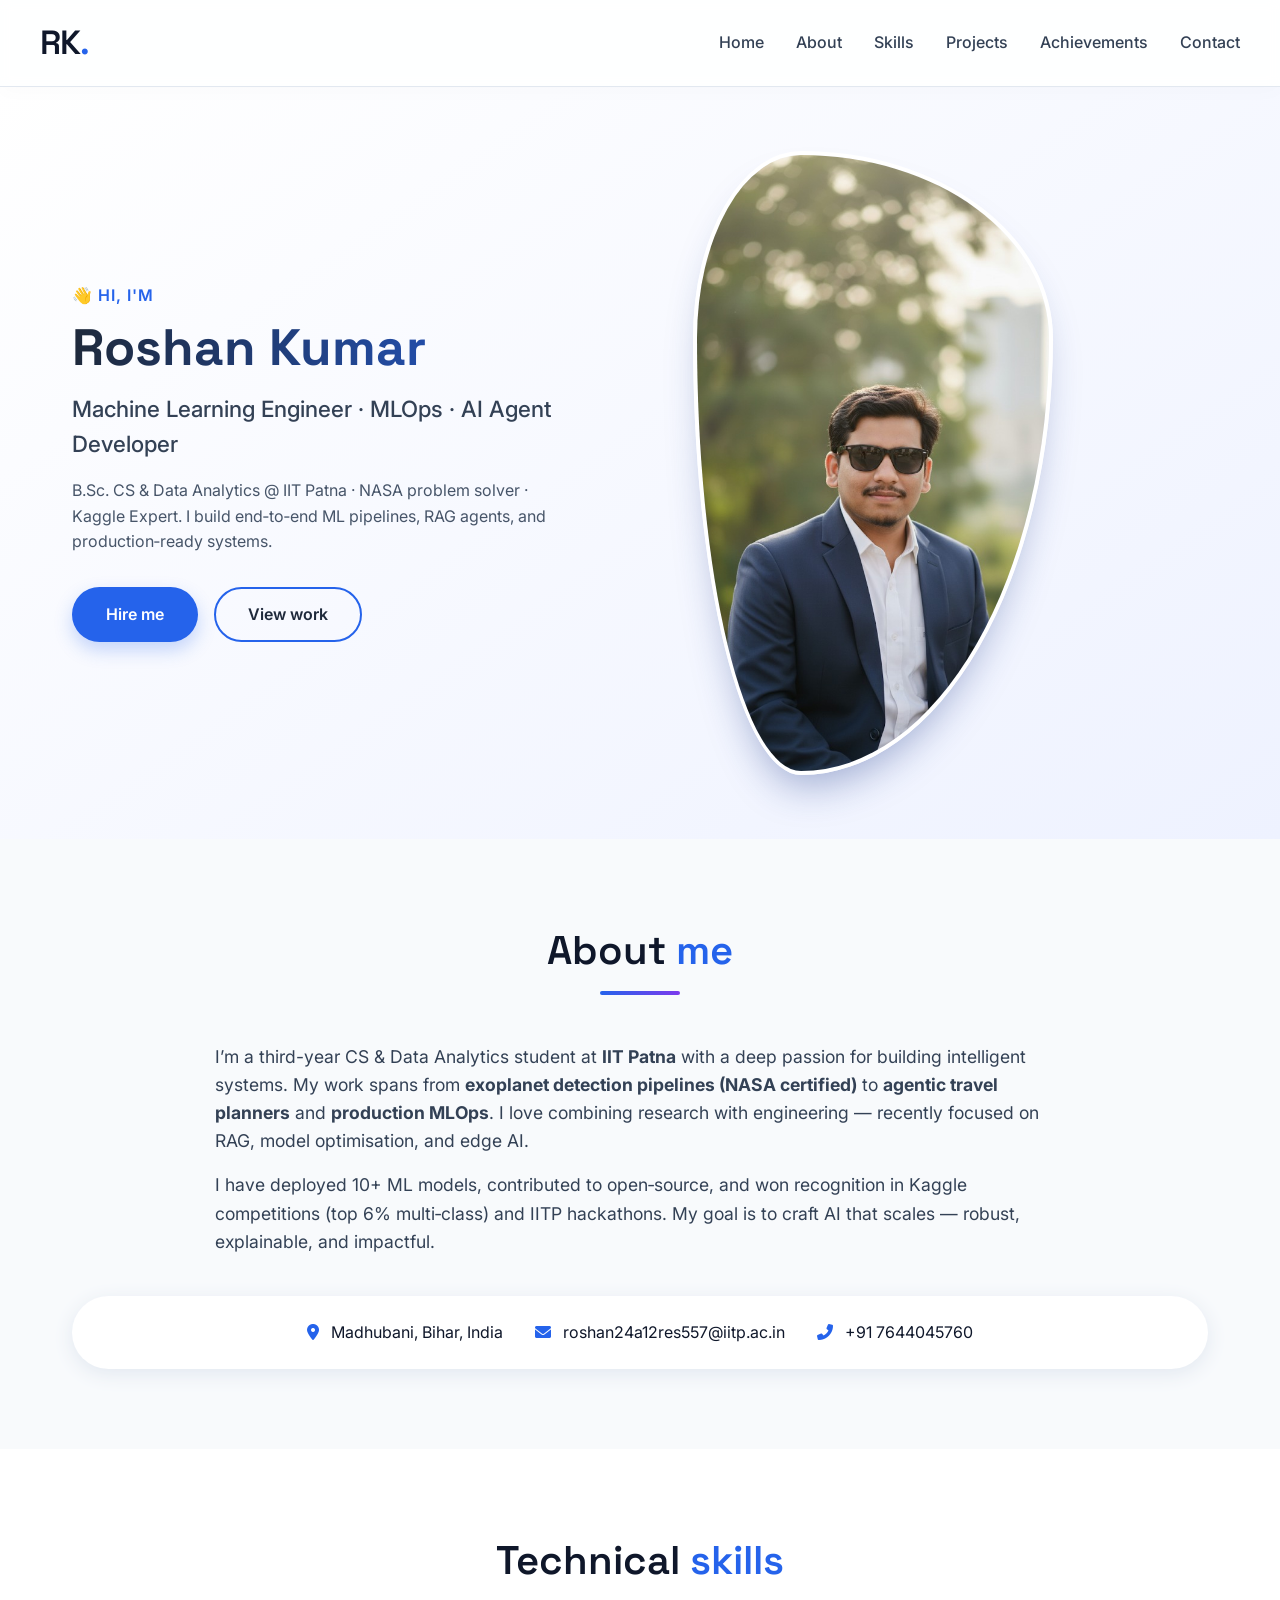
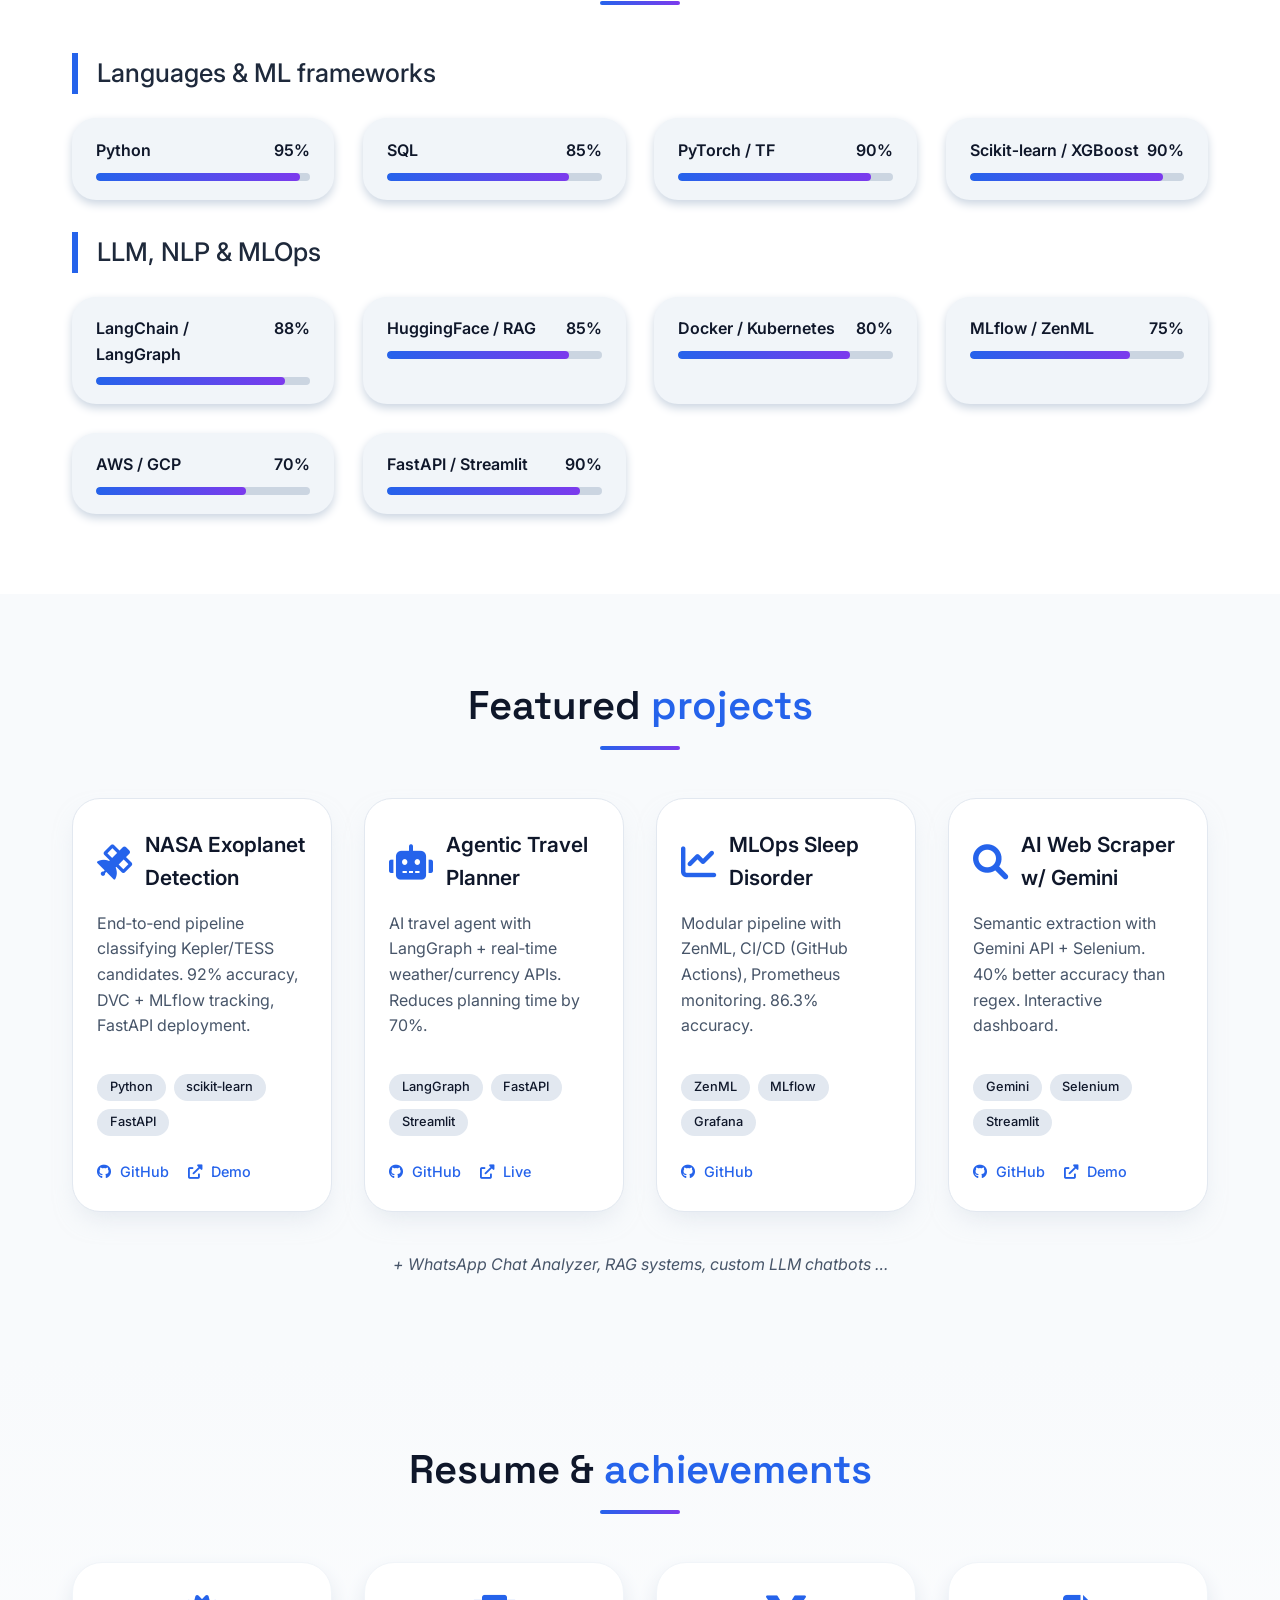
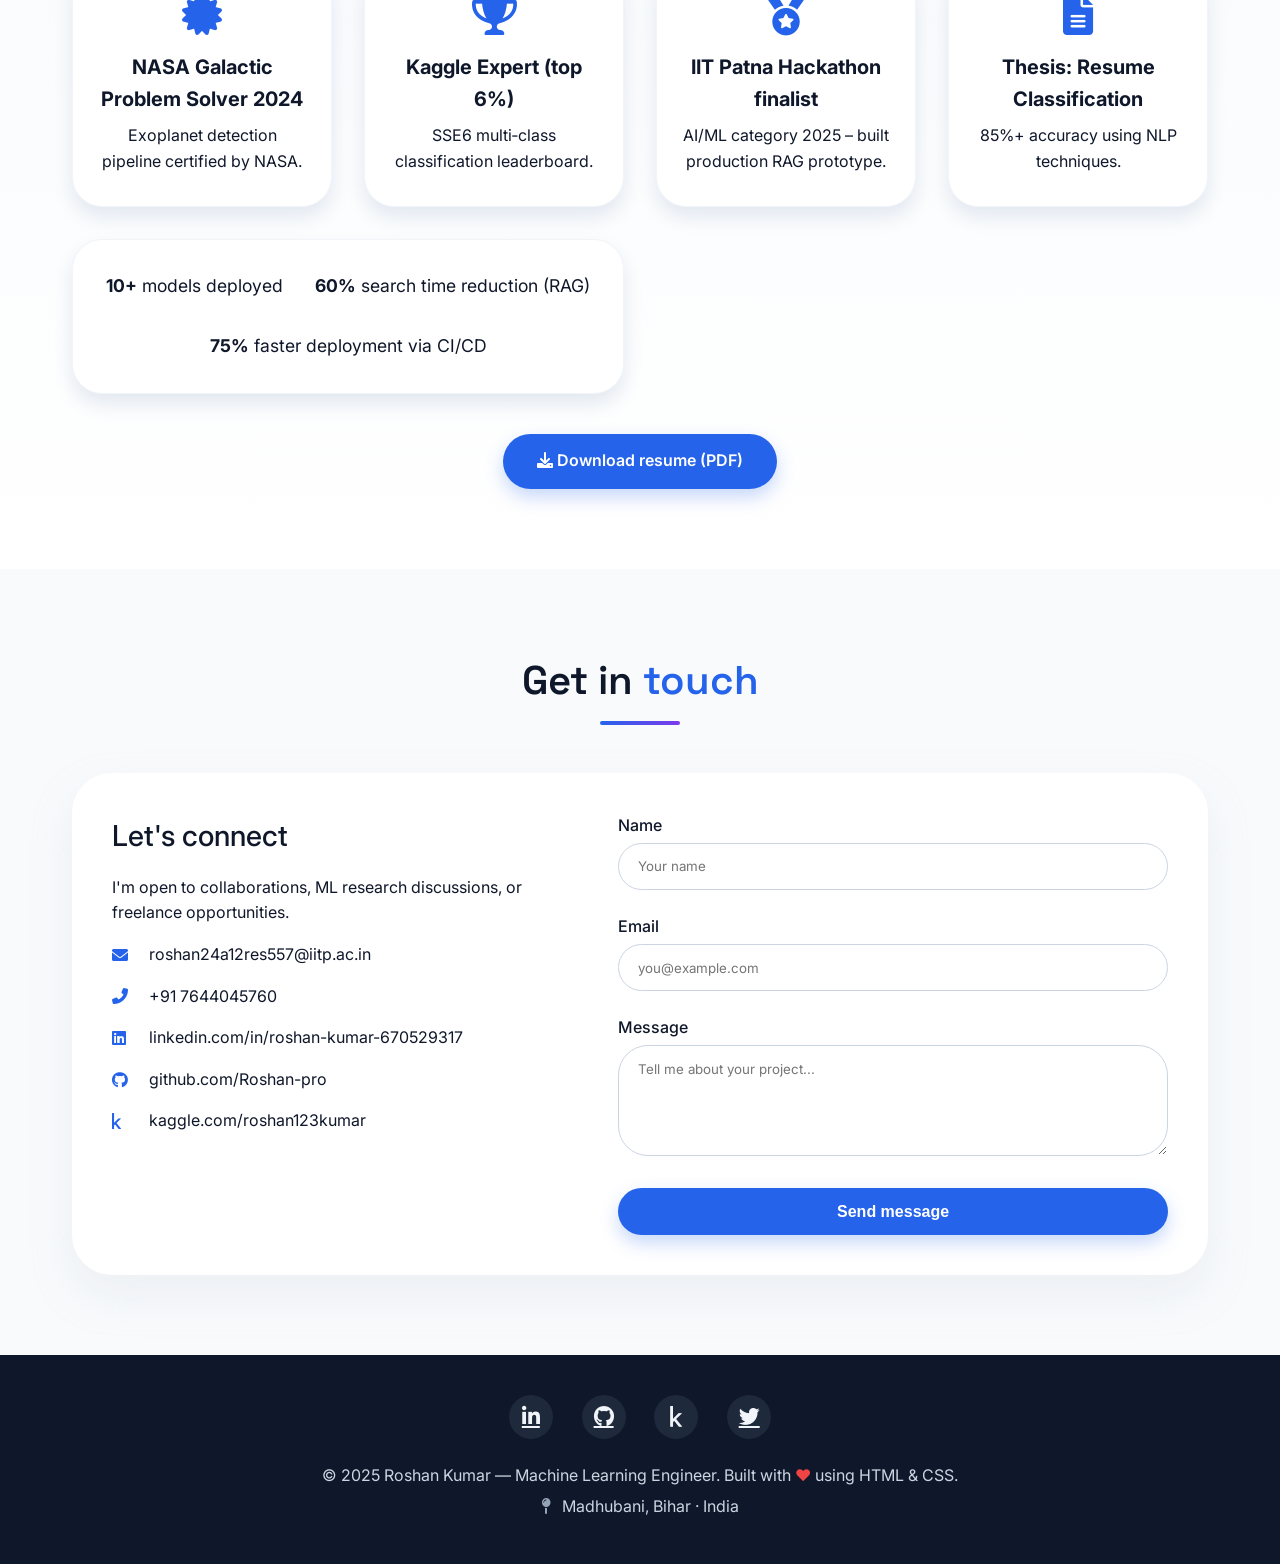
<file: index.html>
<!DOCTYPE html>
<html lang="en">
<head>
    <meta charset="UTF-8">
    <meta name="viewport" content="width=device-width, initial-scale=1.0">
    <title>Roshan Kumar · ML Portfolio</title>
    <!-- Google Fonts -->
    <link rel="preconnect" href="https://fonts.googleapis.com">
    <link rel="preconnect" href="https://fonts.gstatic.com" crossorigin>
    <link href="https://fonts.googleapis.com/css2?family=Inter:opsz,wght@14..32,300..700&family=Space+Grotesk:wght@400;500;600&display=swap" rel="stylesheet">
    <!-- Font Awesome for icons (social, etc) — purely frontend styling -->
    <link rel="stylesheet" href="https://cdnjs.cloudflare.com/ajax/libs/font-awesome/6.0.0-beta3/css/all.min.css">
    <!-- external CSS (linked as requested) -->
    <link rel="stylesheet" href="portfolio.css">
</head>
<body>
    <!-- 1. header with name/logo + navigation bar -->
    <header class="site-header">
        <div class="container header-flex">
            <div class="logo">
                <a href="#">RK<span class="logo-dot">.</span></a>
            </div>
            <nav class="navbar">
                <ul>
                    <li><a href="#home">Home</a></li>
                    <li><a href="#about">About</a></li>
                    <li><a href="#skills">Skills</a></li>
                    <li><a href="#projects">Projects</a></li>
                    <li><a href="#achievements">Achievements</a></li>
                    <li><a href="#contact">Contact</a></li>
                </ul>
            </nav>
        </div>
    </header>

    <main>
        <!-- 3. Hero section with image & short intro -->
        <section id="home" class="hero">
            <div class="container hero-grid">
                <div class="hero-content">
                    <p class="hero-greeting">👋 Hi, I'm</p>
                    <h1>Roshan Kumar</h1>
                    <h2 class="hero-tagline">Machine Learning Engineer · MLOps · AI Agent Developer</h2>
                    <p class="hero-brief">B.Sc. CS & Data Analytics @ IIT Patna · NASA problem solver · Kaggle Expert. I build end‑to‑end ML pipelines, RAG agents, and production‑ready systems.</p>
                    <div class="hero-cta">
                        <a href="#contact" class="btn btn-primary">Hire me</a>
                        <a href="#projects" class="btn btn-outline">View work</a>
                    </div>
                </div>
                <div class="hero-image">
                    <!-- placeholder for professional avatar / photo -->
                    <div class="avatar-frame">
                        <img src="prfessional_picture.jpg" alt="Roshan Kumar profile">
                    </div>
                </div>
            </div>
        </section>

        <!-- 4. About section -->
        <section id="about" class="about">
            <div class="container">
                <div class="section-title">
                    <h2>About <span class="accent">me</span></h2>
                    <div class="title-underline"></div>
                </div>
                <div class="about-content">
                    <p>I’m a third-year CS & Data Analytics student at <strong>IIT Patna</strong> with a deep passion for building intelligent systems. My work spans from <strong>exoplanet detection pipelines (NASA certified)</strong> to <strong>agentic travel planners</strong> and <strong>production MLOps</strong>. I love combining research with engineering — recently focused on RAG, model optimisation, and edge AI.</p>
                    <p>I have deployed 10+ ML models, contributed to open‑source, and won recognition in Kaggle competitions (top 6% multi‑class) and IITP hackathons. My goal is to craft AI that scales — robust, explainable, and impactful.</p>
                    <div class="about-contact-row">
                        <span><i class="fas fa-map-marker-alt"></i> Madhubani, Bihar, India</span>
                        <span><i class="fas fa-envelope"></i> roshan24a12res557@iitp.ac.in</span>
                        <span><i class="fas fa-phone-alt"></i> +91 7644045760</span>
                    </div>
                </div>
            </div>
        </section>

        <!-- 5. Skills section with progress-style cards -->
        <section id="skills" class="skills">
            <div class="container">
                <div class="section-title">
                    <h2>Technical <span class="accent">skills</span></h2>
                    <div class="title-underline"></div>
                </div>

                <div class="skills-category">
                    <h3>Languages & ML frameworks</h3>
                    <div class="skills-grid">
                        <div class="skill-card">
                            <div class="skill-info"><span>Python</span><span>95%</span></div>
                            <div class="progress-bar"><div class="progress-fill" style="width:95%"></div></div>
                        </div>
                        <div class="skill-card">
                            <div class="skill-info"><span>SQL</span><span>85%</span></div>
                            <div class="progress-bar"><div class="progress-fill" style="width:85%"></div></div>
                        </div>
                        <div class="skill-card">
                            <div class="skill-info"><span>PyTorch / TF</span><span>90%</span></div>
                            <div class="progress-bar"><div class="progress-fill" style="width:90%"></div></div>
                        </div>
                        <div class="skill-card">
                            <div class="skill-info"><span>Scikit‑learn / XGBoost</span><span>90%</span></div>
                            <div class="progress-bar"><div class="progress-fill" style="width:90%"></div></div>
                        </div>
                    </div>
                </div>

                <div class="skills-category">
                    <h3>LLM, NLP & MLOps</h3>
                    <div class="skills-grid">
                        <div class="skill-card">
                            <div class="skill-info"><span>LangChain / LangGraph</span><span>88%</span></div>
                            <div class="progress-bar"><div class="progress-fill" style="width:88%"></div></div>
                        </div>
                        <div class="skill-card">
                            <div class="skill-info"><span>HuggingFace / RAG</span><span>85%</span></div>
                            <div class="progress-bar"><div class="progress-fill" style="width:85%"></div></div>
                        </div>
                        <div class="skill-card">
                            <div class="skill-info"><span>Docker / Kubernetes</span><span>80%</span></div>
                            <div class="progress-bar"><div class="progress-fill" style="width:80%"></div></div>
                        </div>
                        <div class="skill-card">
                            <div class="skill-info"><span>MLflow / ZenML</span><span>75%</span></div>
                            <div class="progress-bar"><div class="progress-fill" style="width:75%"></div></div>
                        </div>
                        <div class="skill-card">
                            <div class="skill-info"><span>AWS / GCP</span><span>70%</span></div>
                            <div class="progress-bar"><div class="progress-fill" style="width:70%"></div></div>
                        </div>
                        <div class="skill-card">
                            <div class="skill-info"><span>FastAPI / Streamlit</span><span>90%</span></div>
                            <div class="progress-bar"><div class="progress-fill" style="width:90%"></div></div>
                        </div>
                    </div>
                </div>
            </div>
        </section>

        <!-- 6. Projects section (4 cards) -->
        <section id="projects" class="projects">
            <div class="container">
                <div class="section-title">
                    <h2>Featured <span class="accent">projects</span></h2>
                    <div class="title-underline"></div>
                </div>
                <div class="projects-grid">
                    <!-- card 1 -->
                    <div class="project-card">
                        <div class="project-header">
                            <i class="fas fa-satellite"></i>
                            <h3>NASA Exoplanet Detection</h3>
                        </div>
                        <p class="project-desc">End‑to‑end pipeline classifying Kepler/TESS candidates. 92% accuracy, DVC + MLflow tracking, FastAPI deployment.</p>
                        <div class="project-tech">
                            <span>Python</span><span>scikit‑learn</span><span>FastAPI</span>
                        </div>
                        <div class="project-links">
                            <a href="#"><i class="fab fa-github"></i> GitHub</a>
                            <a href="#"><i class="fas fa-external-link-alt"></i> Demo</a>
                        </div>
                    </div>
                    <!-- card 2 -->
                    <div class="project-card">
                        <div class="project-header">
                            <i class="fas fa-robot"></i>
                            <h3>Agentic Travel Planner</h3>
                        </div>
                        <p class="project-desc">AI travel agent with LangGraph + real‑time weather/currency APIs. Reduces planning time by 70%.</p>
                        <div class="project-tech">
                            <span>LangGraph</span><span>FastAPI</span><span>Streamlit</span>
                        </div>
                        <div class="project-links">
                            <a href="#"><i class="fab fa-github"></i> GitHub</a>
                            <a href="#"><i class="fas fa-external-link-alt"></i> Live</a>
                        </div>
                    </div>
                    <!-- card 3 -->
                    <div class="project-card">
                        <div class="project-header">
                            <i class="fas fa-chart-line"></i>
                            <h3>MLOps Sleep Disorder</h3>
                        </div>
                        <p class="project-desc">Modular pipeline with ZenML, CI/CD (GitHub Actions), Prometheus monitoring. 86.3% accuracy.</p>
                        <div class="project-tech">
                            <span>ZenML</span><span>MLflow</span><span>Grafana</span>
                        </div>
                        <div class="project-links">
                            <a href="#"><i class="fab fa-github"></i> GitHub</a>
                        </div>
                    </div>
                    <!-- card 4 -->
                    <div class="project-card">
                        <div class="project-header">
                            <i class="fas fa-search"></i>
                            <h3>AI Web Scraper w/ Gemini</h3>
                        </div>
                        <p class="project-desc">Semantic extraction with Gemini API + Selenium. 40% better accuracy than regex. Interactive dashboard.</p>
                        <div class="project-tech">
                            <span>Gemini</span><span>Selenium</span><span>Streamlit</span>
                        </div>
                        <div class="project-links">
                            <a href="#"><i class="fab fa-github"></i> GitHub</a>
                            <a href="#"><i class="fas fa-external-link-alt"></i> Demo</a>
                        </div>
                    </div>
                </div>
                <!-- extra mention: WhatsApp analyzer (as 5th but we keep at least 4) -->
                <p class="more-projects">+ WhatsApp Chat Analyzer, RAG systems, custom LLM chatbots …</p>
            </div>
        </section>

        <!-- 7. Resume / Achievements section -->
        <section id="achievements" class="achievements">
            <div class="container">
                <div class="section-title">
                    <h2>Resume & <span class="accent">achievements</span></h2>
                    <div class="title-underline"></div>
                </div>

                <div class="achievement-grid">
                    <div class="achievement-card">
                        <i class="fas fa-certificate"></i>
                        <h3>NASA Galactic Problem Solver 2024</h3>
                        <p>Exoplanet detection pipeline certified by NASA.</p>
                    </div>
                    <div class="achievement-card">
                        <i class="fas fa-trophy"></i>
                        <h3>Kaggle Expert (top 6%)</h3>
                        <p>SSE6 multi‑class classification leaderboard.</p>
                    </div>
                    <div class="achievement-card">
                        <i class="fas fa-medal"></i>
                        <h3>IIT Patna Hackathon finalist</h3>
                        <p>AI/ML category 2025 – built production RAG prototype.</p>
                    </div>
                    <div class="achievement-card">
                        <i class="fas fa-file-alt"></i>
                        <h3>Thesis: Resume Classification</h3>
                        <p>85%+ accuracy using NLP techniques.</p>
                    </div>
                    <div class="achievement-card wide-card">
                        <div class="achieve-stats">
                            <span><strong>10+</strong> models deployed</span>
                            <span><strong>60%</strong> search time reduction (RAG)</span>
                            <span><strong>75%</strong> faster deployment via CI/CD</span>
                        </div>
                    </div>
                </div>
                <!-- downloadable resume placeholder (simulated) -->
                <div class="resume-download">
                    <a href="#" class="btn btn-primary"><i class="fas fa-download"></i> Download resume (PDF)</a>
                </div>
            </div>
        </section>

        <!-- 8. Contact form -->
        <section id="contact" class="contact">
            <div class="container">
                <div class="section-title">
                    <h2>Get in <span class="accent">touch</span></h2>
                    <div class="title-underline"></div>
                </div>
                <div class="contact-grid">
                    <div class="contact-info">
                        <h3>Let's connect</h3>
                        <p>I'm open to collaborations, ML research discussions, or freelance opportunities.</p>
                        <div class="contact-details-list">
                            <div><i class="fas fa-envelope"></i> roshan24a12res557@iitp.ac.in</div>
                            <div><i class="fas fa-phone-alt"></i> +91 7644045760</div>
                            <div><i class="fab fa-linkedin"></i> linkedin.com/in/roshan-kumar-670529317</div>
                            <div><i class="fab fa-github"></i> github.com/Roshan-pro</div>
                            <div><i class="fab fa-kaggle"></i> kaggle.com/roshan123kumar</div>
                        </div>
                    </div>
                    <div class="contact-form">
                        <form action="#" method="post">
                            <div class="form-group">
                                <label for="name">Name</label>
                                <input type="text" id="name" name="name" placeholder="Your name" required>
                            </div>
                            <div class="form-group">
                                <label for="email">Email</label>
                                <input type="email" id="email" name="email" placeholder="you@example.com" required>
                            </div>
                            <div class="form-group">
                                <label for="message">Message</label>
                                <textarea id="message" name="message" rows="5" placeholder="Tell me about your project..."></textarea>
                            </div>
                            <button type="submit" class="btn btn-primary full-width">Send message</button>
                        </form>
                    </div>
                </div>
            </div>
        </section>
    </main>

    <!-- 9. Footer with social links -->
    <footer class="site-footer">
        <div class="container">
            <div class="footer-social">
                <a href="#" aria-label="LinkedIn"><i class="fab fa-linkedin-in"></i></a>
                <a href="#" aria-label="GitHub"><i class="fab fa-github"></i></a>
                <a href="#" aria-label="Kaggle"><i class="fab fa-kaggle"></i></a>
                <a href="#" aria-label="Twitter"><i class="fab fa-twitter"></i></a>
            </div>
            <div class="footer-text">
                <p>© 2025 Roshan Kumar — Machine Learning Engineer. Built with <span style="color: #ef4444;">❤</span> using HTML & CSS.</p>
                <p class="footer-address"><i class="fas fa-map-pin"></i> Madhubani, Bihar · India</p>
            </div>
        </div>
    </footer>
</body>
</html>
</file>
<file: portfolio.css>
/* style.css - external stylesheet for Roshan Kumar portfolio */
* {
    margin: 0;
    padding: 0;
    box-sizing: border-box;
}

body {
    font-family: "Inter", sans-serif;
    background-color: #f8fafc;
    color: #0f172a;
    line-height: 1.6;
    scroll-behavior: smooth;
}

.container {
    max-width: 1200px;
    margin: 0 auto;
    padding: 0 2rem;
}

/* header */
.site-header {
    background-color: #ffffffdd;
    backdrop-filter: blur(6px);
    box-shadow: 0 4px 20px rgba(0,0,0,0.02);
    position: sticky;
    top: 0;
    z-index: 10;
    border-bottom: 1px solid #e2e8f0;
}

.header-flex {
    display: flex;
    justify-content: space-between;
    align-items: center;
    flex-wrap: wrap;
    padding: 1rem 0;
}

.logo a {
    font-family: "Space Grotesk", sans-serif;
    font-size: 2.1rem;
    font-weight: 600;
    color: #0f172a;
    text-decoration: none;
    letter-spacing: -1px;
}

.logo-dot {
    color: #2563eb;
}

.navbar ul {
    display: flex;
    gap: 2rem;
    list-style: none;
    flex-wrap: wrap;
}

.navbar a {
    text-decoration: none;
    font-weight: 500;
    color: #334155;
    transition: color 0.2s;
    font-size: 1rem;
}

.navbar a:hover {
    color: #2563eb;
}

/* hero */
.hero {
    background: linear-gradient(145deg, #ffffff 0%, #eef2ff 100%);
    padding: 4rem 0 4rem;
}

.hero-grid {
    display: grid;
    grid-template-columns: 1fr 0.9fr;
    gap: 3rem;
    align-items: center;
}

.hero-greeting {
    color: #2563eb;
    font-weight: 600;
    text-transform: uppercase;
    letter-spacing: 1px;
    margin-bottom: 0.5rem;
}

.hero h1 {
    font-size: 3.2rem;
    font-weight: 700;
    line-height: 1.2;
    font-family: "Space Grotesk", sans-serif;
    background: linear-gradient(to right, #1e293b, #2563eb);
    -webkit-background-clip: text;
    -webkit-text-fill-color: transparent;
}

.hero-tagline {
    font-size: 1.4rem;
    font-weight: 500;
    color: #334155;
    margin: 0.75rem 0 1rem;
}

.hero-brief {
    color: #475569;
    max-width: 500px;
    margin-bottom: 2rem;
}

.avatar-frame {
    width: 100%;
    max-width: 360px;
    border-radius: 30% 70% 70% 30% / 30% 30% 70% 70%;
    overflow: hidden;
    box-shadow: 0 25px 40px -15px #1e3a8a66;
    border: 4px solid white;
    transition: transform 0.3s;
}

.avatar-frame img {
    width: 100%;
    height: auto;
    display: block;
}

.hero-cta {
    display: flex;
    gap: 1rem;
    flex-wrap: wrap;
}

.btn {
    display: inline-block;
    padding: 0.8rem 2rem;
    border-radius: 40px;
    font-weight: 600;
    text-decoration: none;
    transition: all 0.2s;
    border: 2px solid transparent;
    cursor: pointer;
    font-size: 1rem;
}

.btn-primary {
    background: #2563eb;
    color: white;
    box-shadow: 0 8px 18px #2563eb40;
}

.btn-primary:hover {
    background: #1d4ed8;
    transform: scale(1.02);
}

.btn-outline {
    background: transparent;
    border: 2px solid #2563eb;
    color: #1e293b;
}

.btn-outline:hover {
    background: #2563eb10;
    border-color: #1d4ed8;
}

/* sections general */
section {
    padding: 5rem 0;
}

.section-title {
    text-align: center;
    margin-bottom: 3rem;
}

.section-title h2 {
    font-size: 2.5rem;
    font-weight: 600;
    font-family: "Space Grotesk", sans-serif;
    color: #0f172a;
}

.accent {
    color: #2563eb;
}

.title-underline {
    width: 80px;
    height: 4px;
    background: linear-gradient(90deg, #2563eb, #7c3aed);
    margin: 0.5rem auto 0;
    border-radius: 2px;
}

/* about */
.about-content p {
    font-size: 1.1rem;
    max-width: 850px;
    margin: 1rem auto;
    color: #334155;
}

.about-contact-row {
    display: flex;
    flex-wrap: wrap;
    justify-content: center;
    gap: 2rem;
    margin-top: 2.5rem;
    background: #ffffff;
    padding: 1.5rem;
    border-radius: 60px;
    box-shadow: 0 5px 20px #e2e8f0;
}

.about-contact-row span i {
    color: #2563eb;
    margin-right: 0.5rem;
}

/* skills */
.skills {
    background: #ffffff;
}

.skills-category h3 {
    font-size: 1.6rem;
    font-weight: 500;
    margin: 2rem 0 1.5rem;
    color: #1e293b;
    border-left: 6px solid #2563eb;
    padding-left: 1.2rem;
}

.skills-grid {
    display: grid;
    grid-template-columns: repeat(auto-fit, minmax(260px, 1fr));
    gap: 1.8rem;
}

.skill-card {
    background: #f1f5f9;
    padding: 1.2rem 1.5rem;
    border-radius: 24px;
    box-shadow: 0 4px 10px #cbd5e1;
    transition: all 0.25s;
}

.skill-card:hover {
    transform: translateY(-5px);
    background: #f8fafc;
    box-shadow: 0 15px 25px #94a3b8;
}

.skill-info {
    display: flex;
    justify-content: space-between;
    font-weight: 600;
    margin-bottom: 0.6rem;
}

.progress-bar {
    height: 8px;
    background: #cbd5e1;
    border-radius: 20px;
    overflow: hidden;
}

.progress-fill {
    height: 100%;
    background: linear-gradient(90deg, #2563eb, #7c3aed);
    border-radius: 20px;
}

/* projects */
.projects-grid {
    display: grid;
    grid-template-columns: repeat(auto-fit, minmax(250px, 1fr));
    gap: 2rem;
}

.project-card {
    background: white;
    padding: 1.8rem 1.5rem;
    border-radius: 28px;
    box-shadow: 0 12px 24px -8px #cbd5e180;
    transition: all 0.3s;
    border: 1px solid #e2e8f0;
    display: flex;
    flex-direction: column;
}

.project-card:hover {
    transform: translateY(-10px);
    box-shadow: 0 25px 35px -12px #2563eb60;
}

.project-header {
    display: flex;
    align-items: center;
    gap: 0.8rem;
    margin-bottom: 1rem;
}

.project-header i {
    font-size: 2.2rem;
    color: #2563eb;
}

.project-header h3 {
    font-size: 1.3rem;
    font-weight: 600;
}

.project-desc {
    color: #475569;
    flex-grow: 1;
    margin-bottom: 1.2rem;
}

.project-tech {
    display: flex;
    flex-wrap: wrap;
    gap: 0.5rem;
    margin: 1rem 0;
}

.project-tech span {
    background: #e2e8f0;
    padding: 0.2rem 0.8rem;
    border-radius: 30px;
    font-size: 0.8rem;
    font-weight: 500;
}

.project-links {
    display: flex;
    gap: 1.2rem;
    margin-top: 0.5rem;
}

.project-links a {
    text-decoration: none;
    color: #2563eb;
    font-weight: 500;
    font-size: 0.9rem;
}

.project-links a i {
    margin-right: 0.3rem;
}

.more-projects {
    margin-top: 2.5rem;
    text-align: center;
    font-style: italic;
    color: #475569;
}

/* achievements */
.achievements {
    background: linear-gradient(to bottom, #f8fafc, #ffffff);
}

.achievement-grid {
    display: grid;
    grid-template-columns: repeat(auto-fit, minmax(210px, 1fr));
    gap: 2rem;
    margin-bottom: 2rem;
}

.achievement-card {
    background: white;
    padding: 2rem 1.5rem;
    border-radius: 30px;
    text-align: center;
    box-shadow: 0 10px 20px #e2e8f0;
    transition: 0.2s;
    border: 1px solid #f1f5f9;
}

.achievement-card:hover {
    background: #f1f5f9;
}

.achievement-card i {
    font-size: 2.5rem;
    color: #2563eb;
    margin-bottom: 1rem;
}

.achievement-card h3 {
    font-size: 1.25rem;
    margin-bottom: 0.5rem;
}

.wide-card {
    grid-column: span 2;
}

.achieve-stats {
    display: flex;
    flex-wrap: wrap;
    justify-content: center;
    gap: 2rem;
    font-size: 1.1rem;
}

.resume-download {
    text-align: center;
    margin-top: 2.5rem;
}

/* contact */
.contact-grid {
    display: grid;
    grid-template-columns: 1fr 1.2fr;
    gap: 3rem;
    background: #ffffff;
    border-radius: 40px;
    padding: 2.5rem;
    box-shadow: 0 20px 40px #cbd5e140;
}

.contact-info h3 {
    font-size: 1.8rem;
    font-weight: 500;
    margin-bottom: 1rem;
}

.contact-details-list div {
    margin: 1rem 0;
    font-size: 1rem;
    display: flex;
    align-items: center;
    gap: 0.8rem;
}

.contact-details-list i {
    width: 24px;
    color: #2563eb;
}

.form-group {
    margin-bottom: 1.5rem;
}

.form-group label {
    display: block;
    font-weight: 500;
    margin-bottom: 0.3rem;
}

.form-group input,
.form-group textarea {
    width: 100%;
    padding: 0.9rem 1.2rem;
    border: 1px solid #cbd5e1;
    border-radius: 30px;
    font-family: "Inter", sans-serif;
    transition: 0.2s;
}

.form-group input:focus,
.form-group textarea:focus {
    outline: none;
    border-color: #2563eb;
    box-shadow: 0 0 0 4px #2563eb20;
}

.full-width {
    width: 100%;
    justify-content: center;
}

/* footer */
.site-footer {
    background: #0f172a;
    color: #cbd5e1;
    padding: 2.5rem 0;
    text-align: center;
}

.footer-social {
    display: flex;
    justify-content: center;
    gap: 1.8rem;
    margin-bottom: 1.5rem;
}

.footer-social a {
    color: #f1f5f9;
    background: #1e293b;
    width: 44px;
    height: 44px;
    border-radius: 50%;
    display: inline-flex;
    align-items: center;
    justify-content: center;
    transition: 0.2s;
    font-size: 1.3rem;
}

.footer-social a:hover {
    background: #2563eb;
    color: white;
}

.footer-text p {
    margin: 0.3rem 0;
}

.footer-address i {
    margin-right: 0.4rem;
    color: #94a3b8;
}

/* responsiveness */
@media (max-width: 800px) {
    .hero-grid, .contact-grid {
        grid-template-columns: 1fr;
        text-align: center;
    }
    .hero-image {
        display: flex;
        justify-content: center;
    }
    .header-flex {
        flex-direction: column;
        gap: 0.8rem;
    }
    .navbar ul {
        justify-content: center;
        gap: 1.2rem;
    }
    .about-contact-row {
        flex-direction: column;
        align-items: center;
        gap: 1rem;
        border-radius: 30px;
    }
    .achievement-grid {
        grid-template-columns: 1fr;
    }
    .wide-card {
        grid-column: auto;
    }
    .skills-grid {
        grid-template-columns: 1fr;
    }
    .projects-grid {
        grid-template-columns: 1fr;
    }
}

@media (max-width: 480px) {
    .hero h1 { font-size: 2.5rem; }
    .section-title h2 { font-size: 2rem; }
}
</file>
